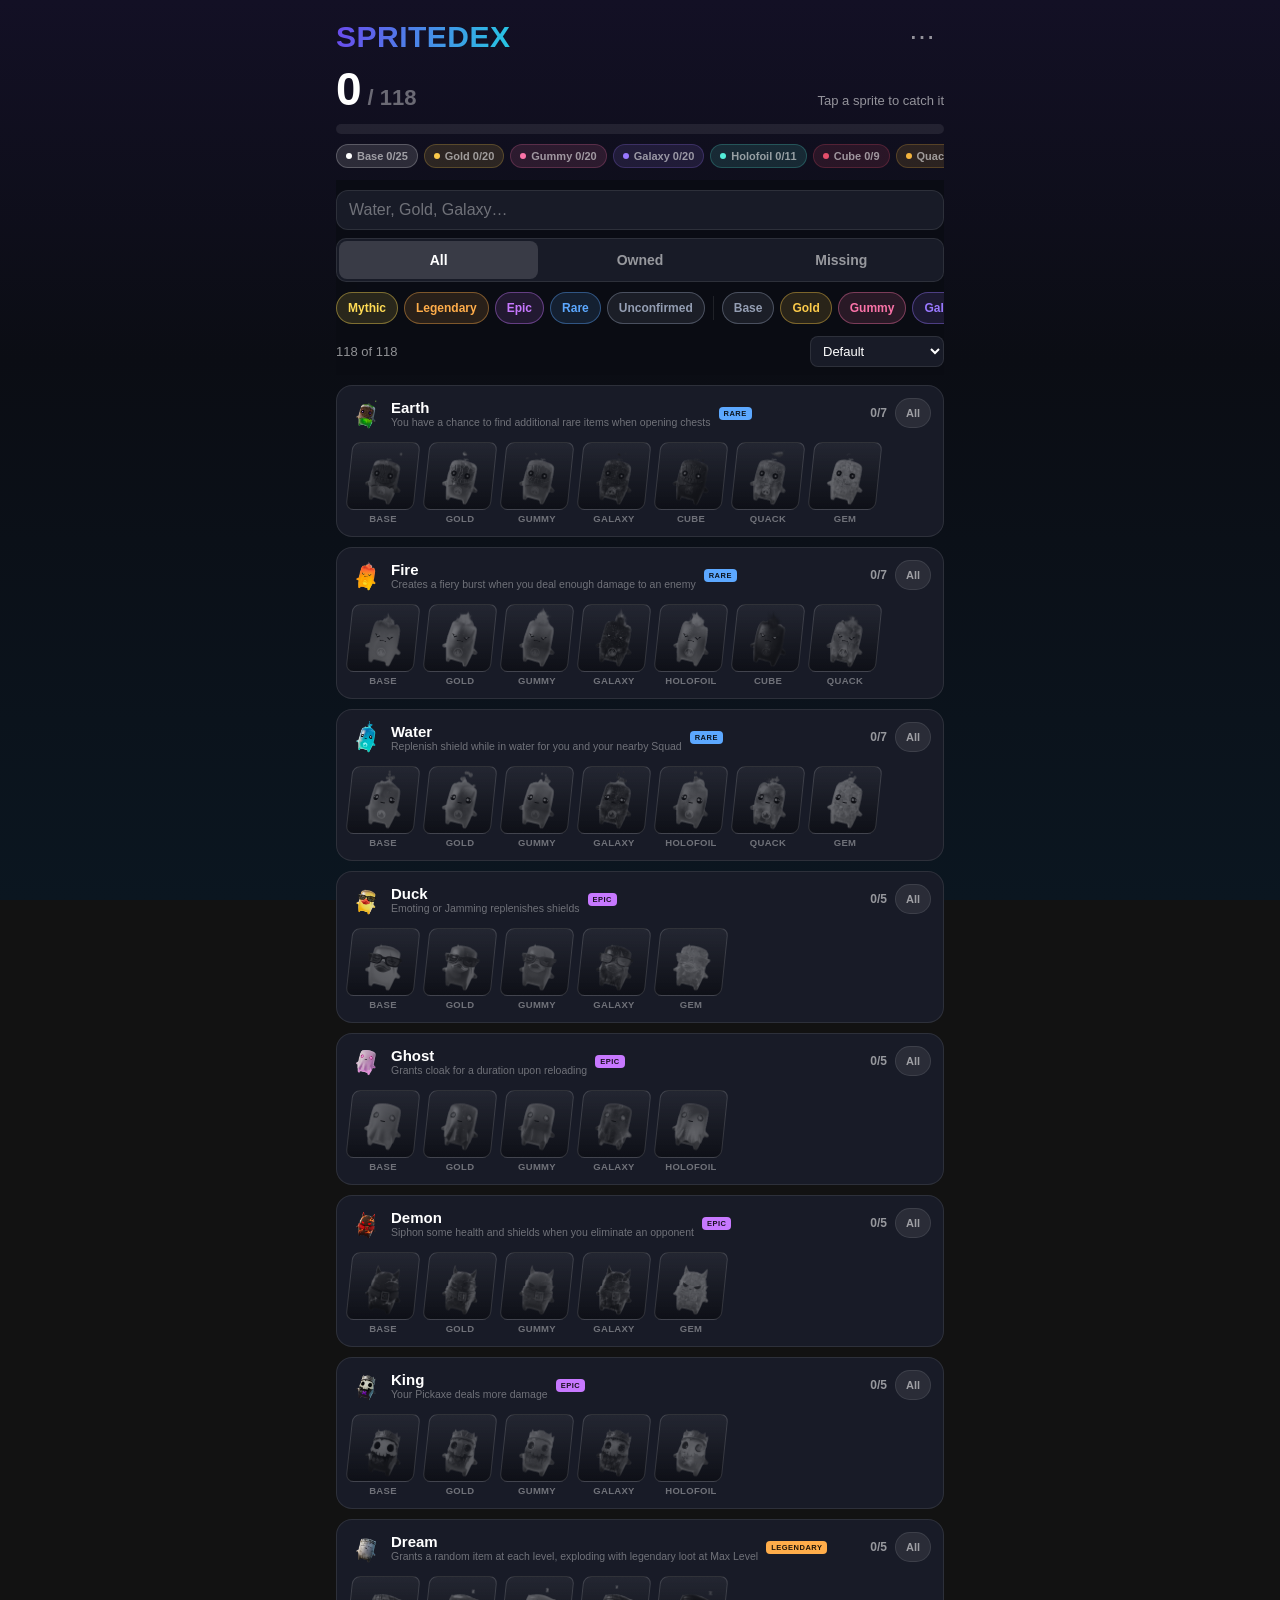
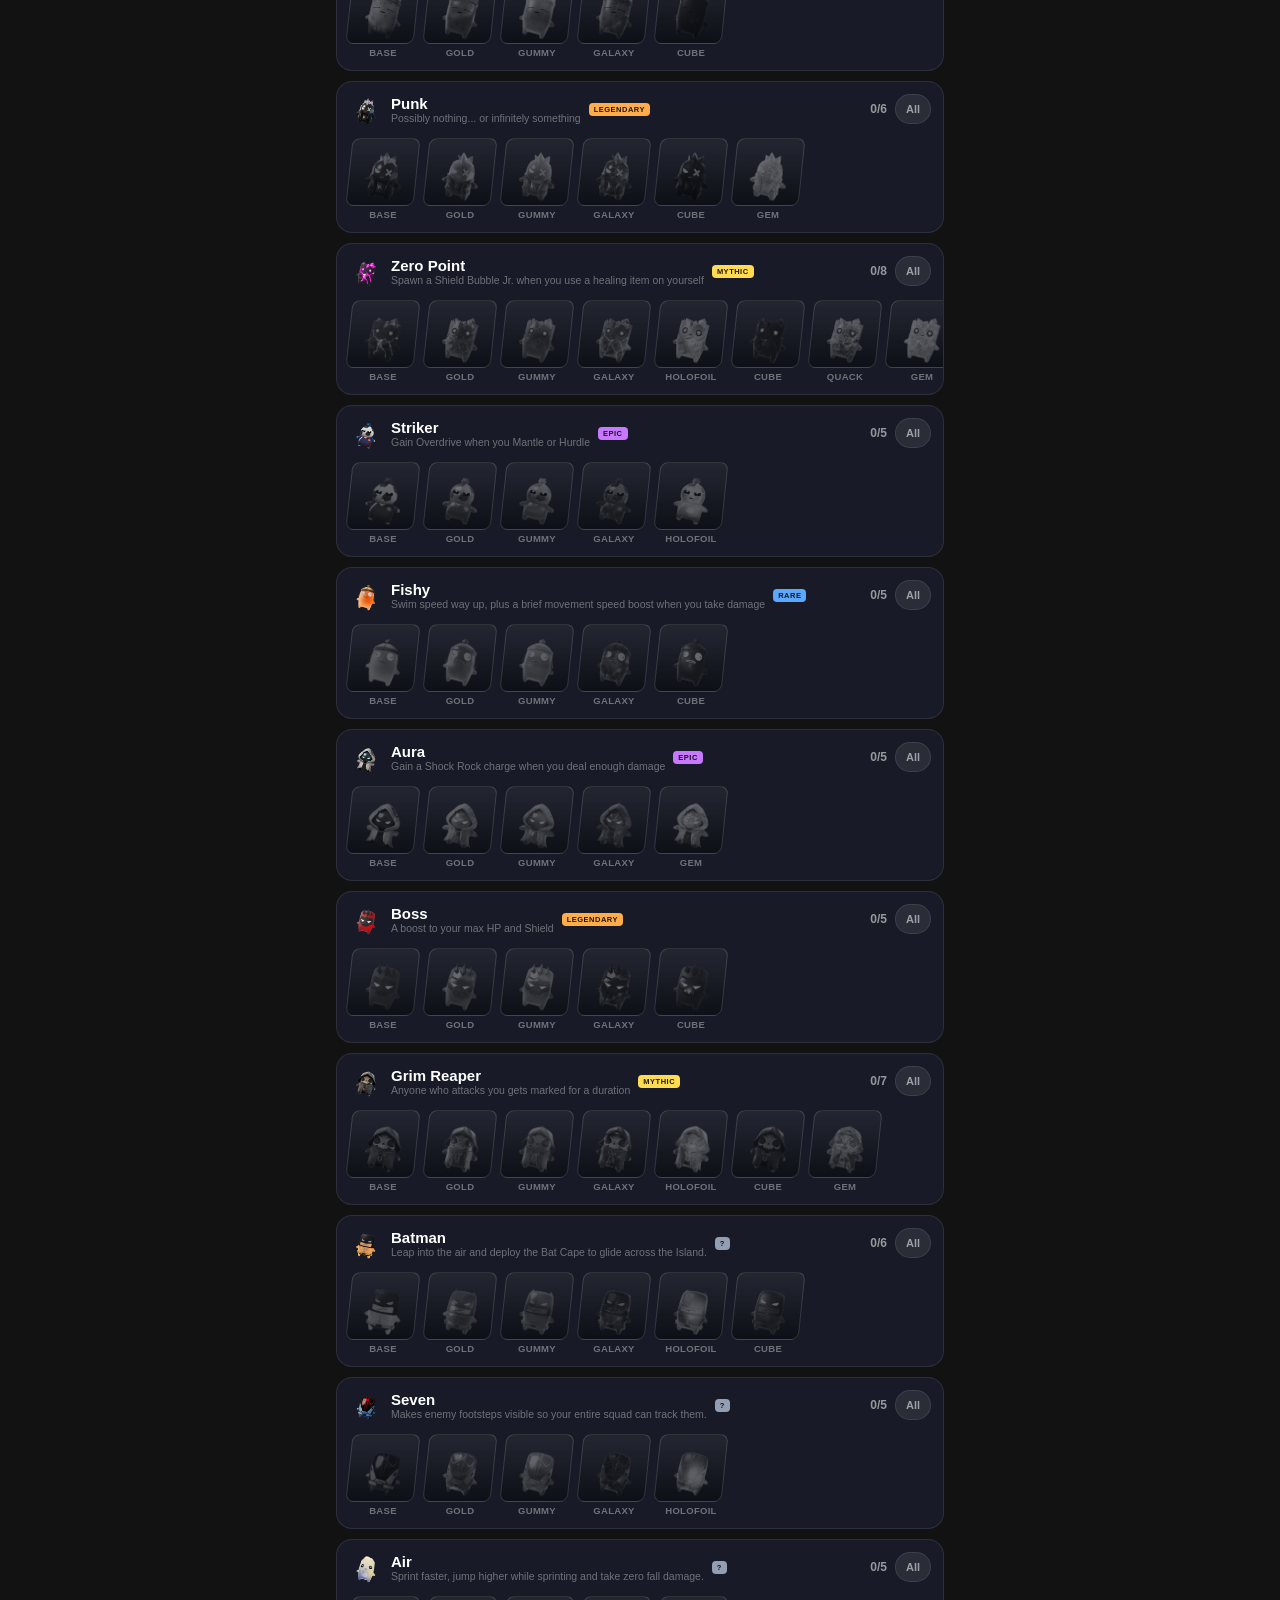
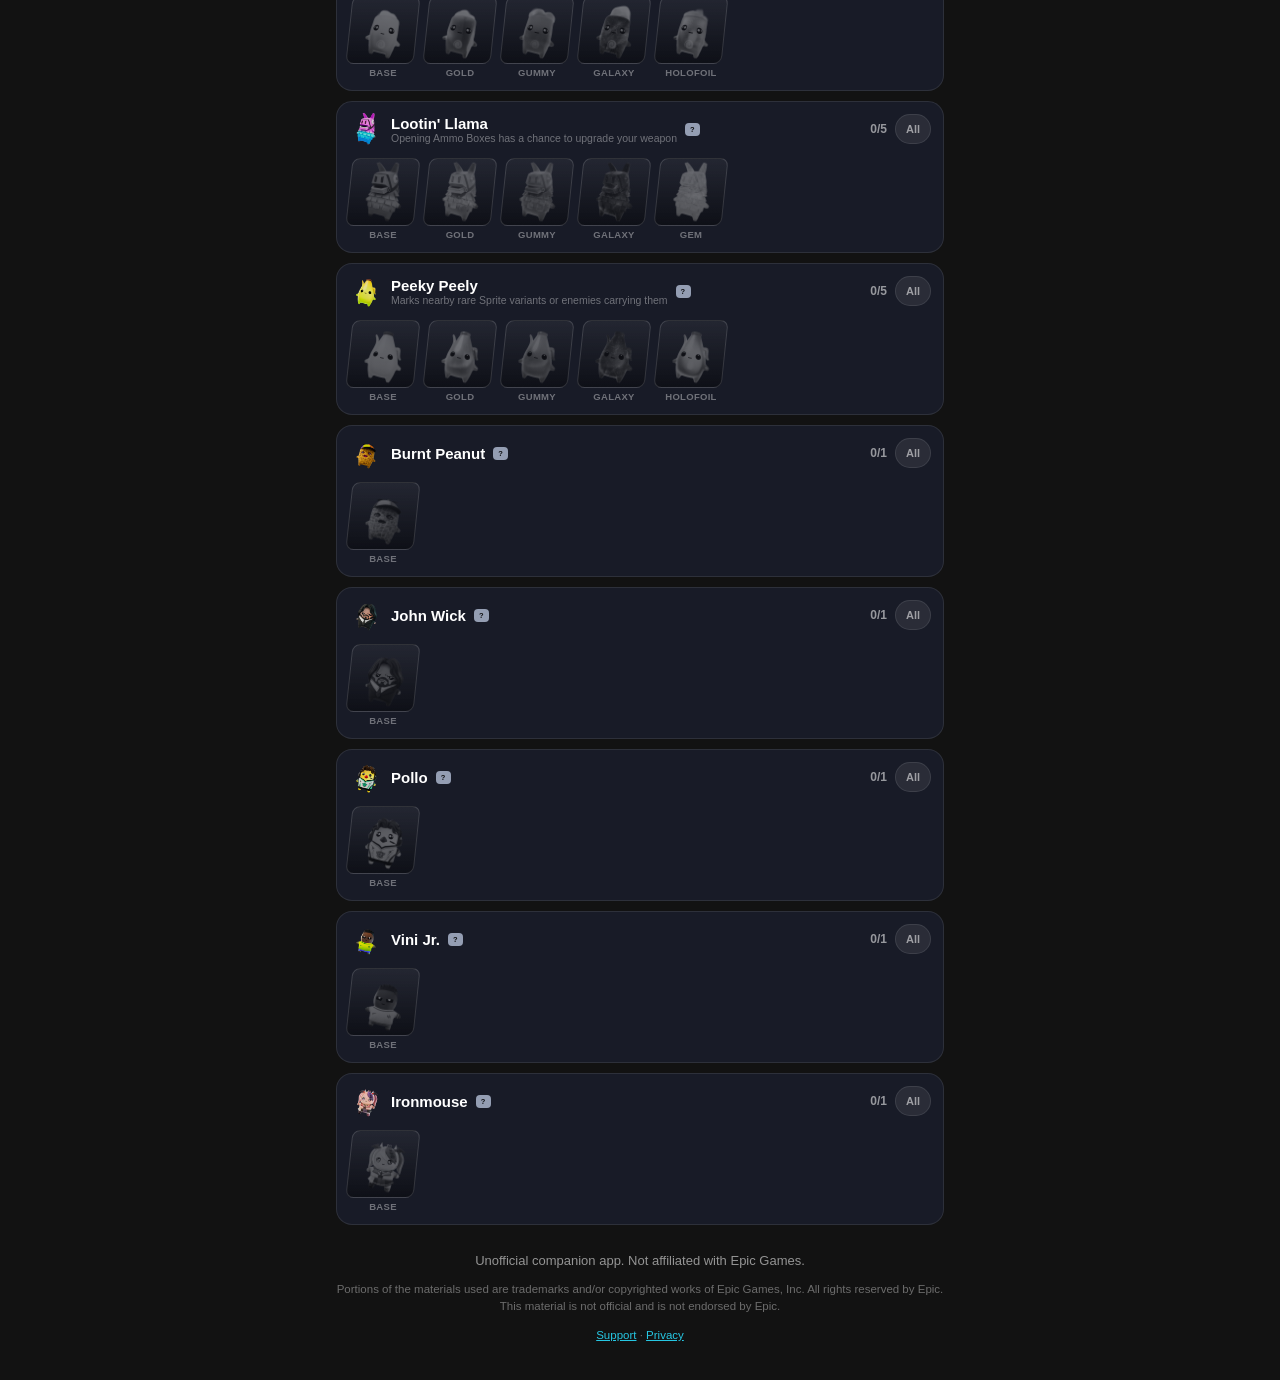
<file: index.html>
<!doctype html>
<html lang="en">
<head>
<meta charset="utf-8">
<meta name="viewport" content="width=device-width, initial-scale=1, viewport-fit=cover">
<title>Spritedex — Fortnite Sprite tracker</title>
<meta name="description" content="Track every Fortnite Sprite and variant. Free, unofficial, works offline, no account needed.">
<meta name="theme-color" content="#0b0d14">
<link rel="manifest" href="manifest.webmanifest">
<link rel="icon" href="assets/icon.png">
<link rel="apple-touch-icon" href="assets/icon.png">
<link rel="stylesheet" href="css/app.css">
</head>
<body>
<main id="app">
  <header class="top">
    <h1 class="wordmark">SPRITEDEX</h1>
    <button id="menuBtn" class="iconbtn" aria-label="Menu">⋯</button>
  </header>

  <section class="hero" aria-live="polite">
    <div class="count-row">
      <span id="ownedCount" class="count">0</span>
      <span id="totalCount" class="count-total">/ 0</span>
      <span id="milestone" class="milestone"></span>
    </div>
    <div class="bar"><div id="barFill" class="bar-fill"></div></div>
    <div id="tierChips" class="tier-chips" role="list"></div>
  </section>

  <section class="filters">
    <div class="searchbox">
      <input id="search" type="search" placeholder="Water, Gold, Galaxy…"
             autocomplete="off" autocapitalize="none" aria-label="Search sprites">
    </div>
    <div class="segmented" role="tablist" aria-label="Collection filter">
      <button data-ownership="all" class="on" role="tab" aria-selected="true">All</button>
      <button data-ownership="owned" role="tab" aria-selected="false">Owned</button>
      <button data-ownership="missing" role="tab" aria-selected="false">Missing</button>
    </div>
    <div id="chipRow" class="chip-row"></div>
    <div class="meta-row">
      <span id="resultCount" class="result-count"></span>
      <span class="spacer"></span>
      <select id="sort" aria-label="Sort order">
        <option value="standard">Default</option>
        <option value="nameAsc">Name (A–Z)</option>
        <option value="nameDesc">Name (Z–A)</option>
        <option value="rarityDesc">Rarity (high first)</option>
        <option value="rarityAsc">Rarity (low first)</option>
      </select>
      <button id="clearFilters" class="linkbtn" hidden>Clear</button>
    </div>
  </section>

  <p id="storageWarning" class="banner" hidden>
    Your browser is blocking storage (private browsing?), so catches won't survive
    closing this tab. Export a share code from the ⋯ menu to keep them.
  </p>

  <section id="groups" class="groups" aria-label="Sprite collection"></section>

  <footer class="foot">
    <p>Unofficial companion app. Not affiliated with Epic Games.</p>
    <p class="fine">Portions of the materials used are trademarks and/or copyrighted works
    of Epic Games, Inc. All rights reserved by Epic. This material is not official and is
    not endorsed by Epic.</p>
    <p class="fine"><a href="support.html">Support</a> · <a href="privacy.html">Privacy</a></p>
  </footer>
</main>

<dialog id="menu" class="sheet">
  <h2>Your dex</h2>
  <p class="fine">Catches are saved on this device automatically. To move them to
  another device, copy your share code there.</p>
  <div class="sheet-row">
    <button id="exportBtn">Copy share code</button>
    <output id="exportOut" class="code"></output>
  </div>
  <div class="sheet-row">
    <input id="importIn" placeholder="Paste a share code…" autocomplete="off" autocapitalize="none">
    <button id="importBtn">Import</button>
    <span id="importMsg" class="fine" role="status"></span>
  </div>
  <div class="sheet-row danger-row">
    <button id="resetBtn" class="danger">Delete all my catches</button>
  </div>
  <h3 class="fine-h">Variant tiers</h3>
  <div id="tierLegend" class="legend"></div>
  <p class="fine">Spritedex is free fan content under
  <a href="https://legal.epicgames.com/epicgames/fan-art-policy" rel="noopener">Epic's Fan Content Policy</a>.
  No ads, no accounts, no tracking.</p>
  <button id="closeMenu" class="linkbtn">Close</button>
</dialog>

<script type="module" src="js/app.js"></script>
</body>
</html>
</file>
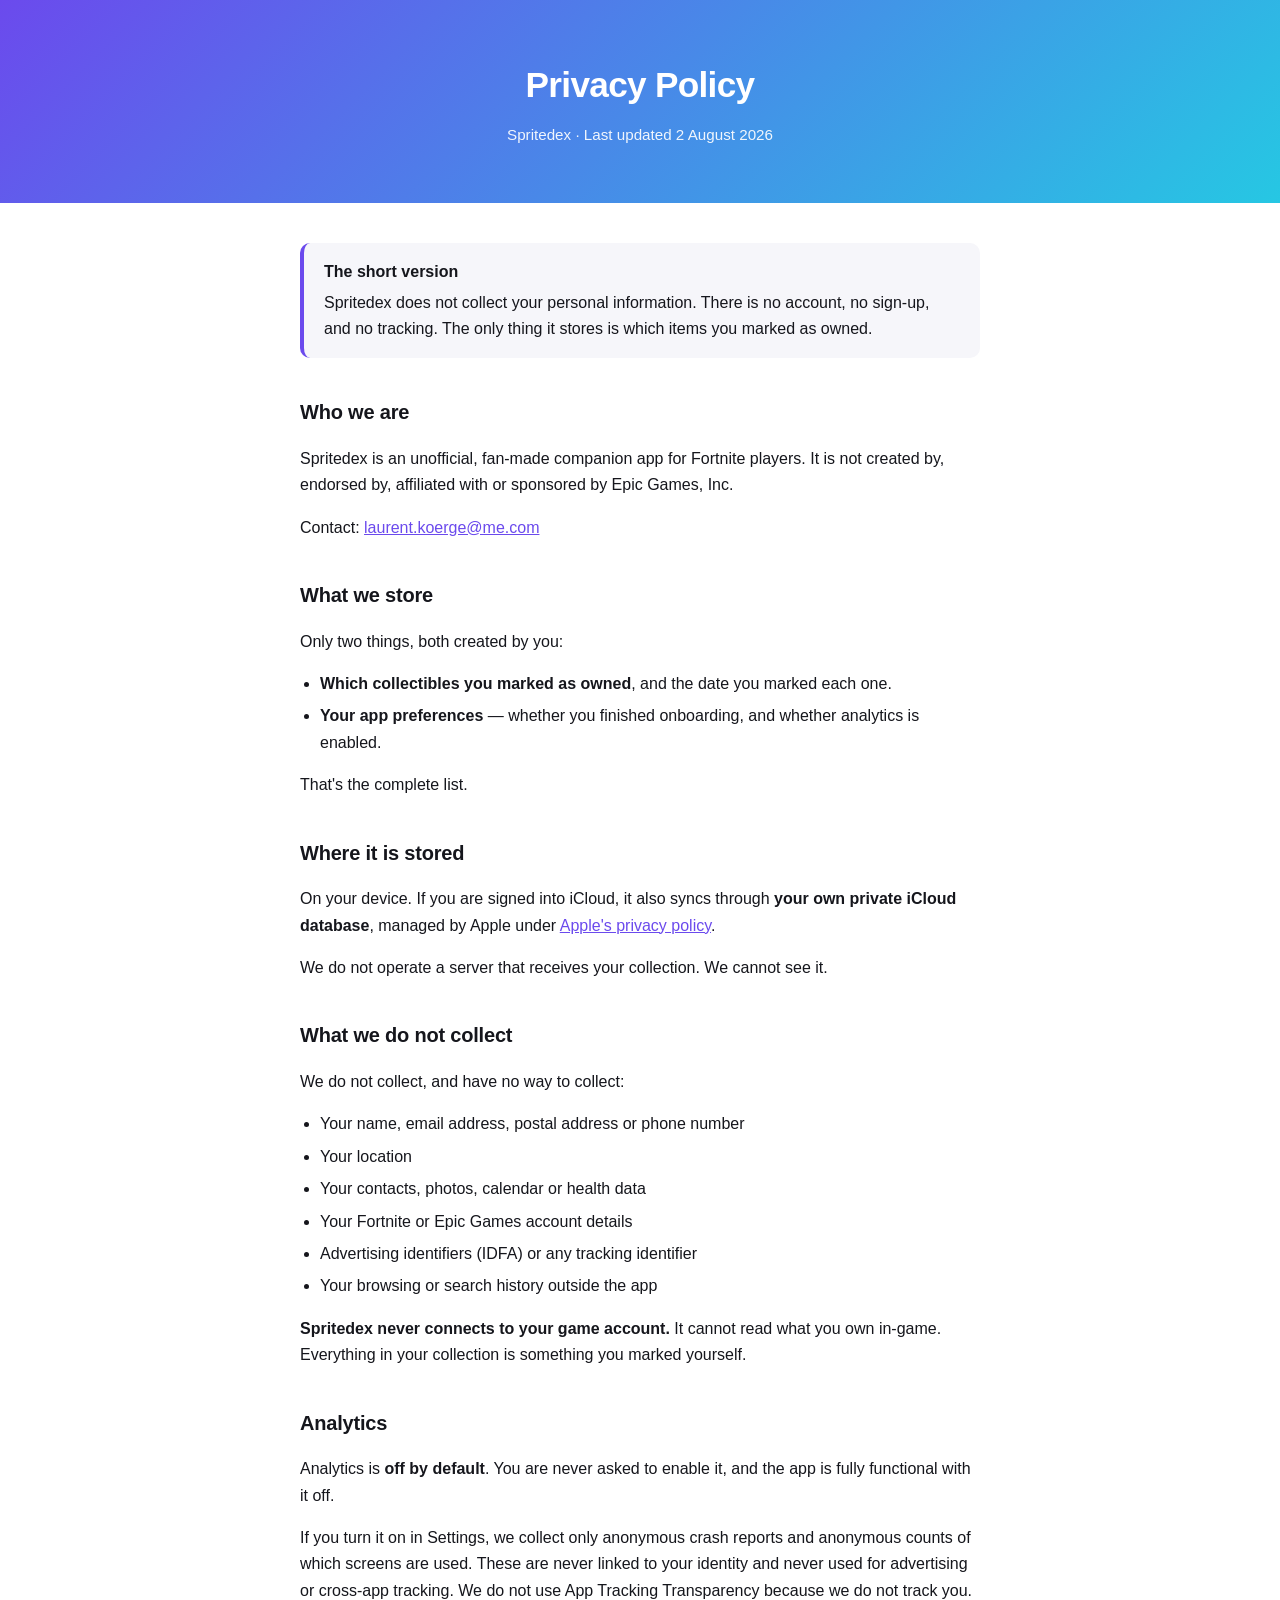
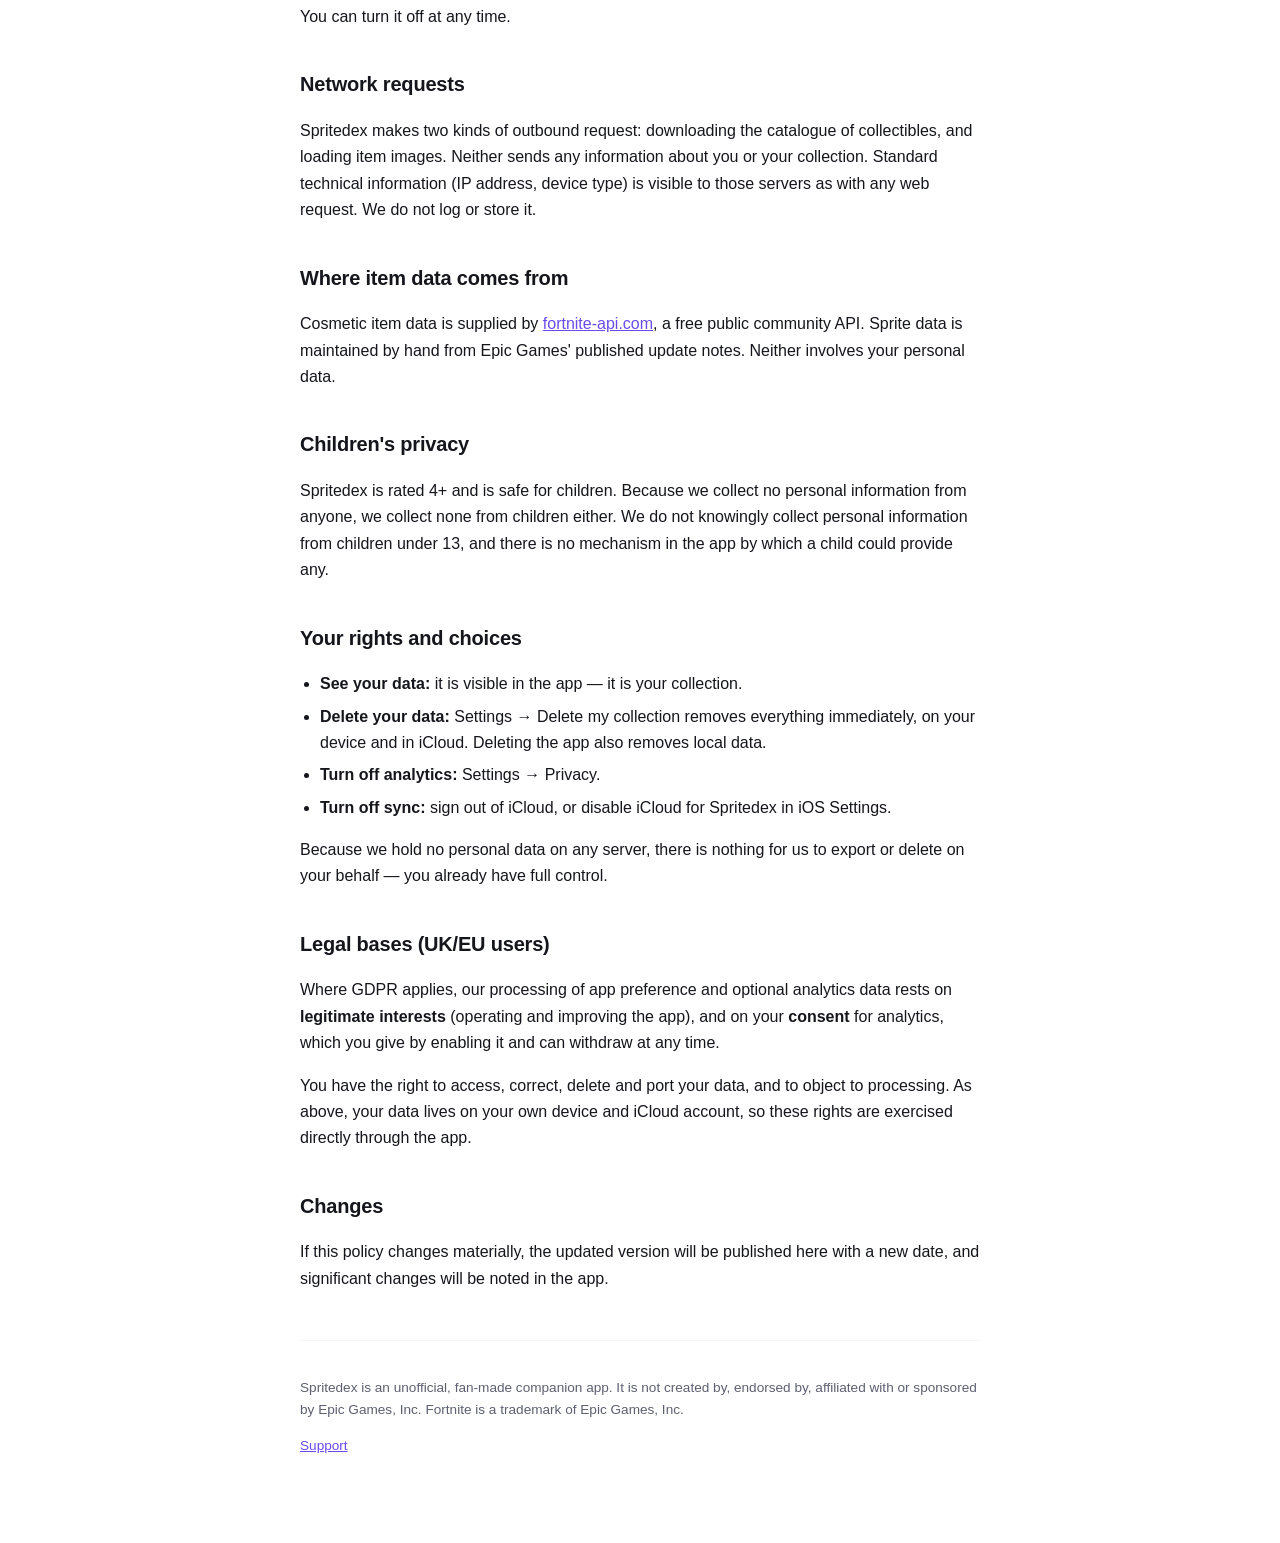
<file: privacy.html>
<!doctype html>
<html lang="en">
<head>
<meta charset="utf-8">
<meta name="viewport" content="width=device-width, initial-scale=1">
<title>Spritedex Privacy Policy</title>
<style>
  :root { --violet:#6b4aed; --cyan:#26c7e3; --ink:#15161c; --muted:#5c6070; --bg:#fff; --card:#f6f6fa; }
  @media (prefers-color-scheme: dark) {
    :root { --ink:#f2f3f7; --muted:#a2a7ba; --bg:#101117; --card:#191b24; }
  }
  * { box-sizing:border-box; }
  body { margin:0; font:16px/1.65 -apple-system,BlinkMacSystemFont,"Segoe UI",Roboto,sans-serif;
         color:var(--ink); background:var(--bg); }
  .wrap { max-width:720px; margin:0 auto; padding:0 20px 72px; }
  header { background:linear-gradient(135deg,var(--violet),var(--cyan)); color:#fff;
           padding:56px 20px; text-align:center; margin-bottom:40px; }
  header h1 { margin:0 0 8px; font-size:2.2rem; letter-spacing:-.02em; }
  header p { margin:0; opacity:.92; font-size:.95rem; }
  h2 { margin-top:38px; font-size:1.25rem; letter-spacing:-.01em; }
  ul { padding-left:20px; }
  li { margin:6px 0; }
  a { color:var(--violet); }
  @media (prefers-color-scheme: dark) { a { color:#a48cff; } }
  .callout { background:var(--card); border-left:4px solid var(--violet);
             border-radius:10px; padding:16px 20px; margin:22px 0; }
  .callout strong { display:block; margin-bottom:4px; }
  footer { margin-top:48px; padding-top:22px; border-top:1px solid var(--card);
           color:var(--muted); font-size:.85rem; }
</style>
</head>
<body>
<header>
  <h1>Privacy Policy</h1>
  <p>Spritedex &middot; Last updated 2 August 2026</p>
</header>

<div class="wrap">

  <div class="callout">
    <strong>The short version</strong>
    Spritedex does not collect your personal information. There is no account, no
    sign-up, and no tracking. The only thing it stores is which items you marked as
    owned.
  </div>

  <h2>Who we are</h2>
  <p>Spritedex is an unofficial, fan-made companion app for Fortnite players. It is not
  created by, endorsed by, affiliated with or sponsored by Epic Games, Inc.</p>
  <p>Contact: <a href="mailto:laurent.koerge@me.com">laurent.koerge@me.com</a></p>

  <h2>What we store</h2>
  <p>Only two things, both created by you:</p>
  <ul>
    <li><strong>Which collectibles you marked as owned</strong>, and the date you
    marked each one.</li>
    <li><strong>Your app preferences</strong> &mdash; whether you finished onboarding,
    and whether analytics is enabled.</li>
  </ul>
  <p>That's the complete list.</p>

  <h2>Where it is stored</h2>
  <p>On your device. If you are signed into iCloud, it also syncs through
  <strong>your own private iCloud database</strong>, managed by Apple under
  <a href="https://www.apple.com/legal/privacy/">Apple's privacy policy</a>.</p>
  <p>We do not operate a server that receives your collection. We cannot see it.</p>

  <h2>What we do not collect</h2>
  <p>We do not collect, and have no way to collect:</p>
  <ul>
    <li>Your name, email address, postal address or phone number</li>
    <li>Your location</li>
    <li>Your contacts, photos, calendar or health data</li>
    <li>Your Fortnite or Epic Games account details</li>
    <li>Advertising identifiers (IDFA) or any tracking identifier</li>
    <li>Your browsing or search history outside the app</li>
  </ul>
  <p><strong>Spritedex never connects to your game account.</strong> It cannot read what
  you own in-game. Everything in your collection is something you marked yourself.</p>

  <h2>Analytics</h2>
  <p>Analytics is <strong>off by default</strong>. You are never asked to enable it,
  and the app is fully functional with it off.</p>
  <p>If you turn it on in Settings, we collect only anonymous crash reports and
  anonymous counts of which screens are used. These are never linked to your identity
  and never used for advertising or cross-app tracking. We do not use App Tracking
  Transparency because we do not track you. You can turn it off at any time.</p>

  <h2>Network requests</h2>
  <p>Spritedex makes two kinds of outbound request: downloading the catalogue of
  collectibles, and loading item images. Neither sends any information about you or
  your collection. Standard technical information (IP address, device type) is visible
  to those servers as with any web request. We do not log or store it.</p>

  <h2>Where item data comes from</h2>
  <p>Cosmetic item data is supplied by
  <a href="https://fortnite-api.com">fortnite-api.com</a>, a free public community API.
  Sprite data is maintained by hand from Epic Games' published update notes. Neither
  involves your personal data.</p>

  <h2>Children's privacy</h2>
  <p>Spritedex is rated 4+ and is safe for children. Because we collect no personal
  information from anyone, we collect none from children either. We do not knowingly
  collect personal information from children under 13, and there is no mechanism in
  the app by which a child could provide any.</p>

  <h2>Your rights and choices</h2>
  <ul>
    <li><strong>See your data:</strong> it is visible in the app &mdash; it is your
    collection.</li>
    <li><strong>Delete your data:</strong> Settings &rarr; Delete my collection removes
    everything immediately, on your device and in iCloud. Deleting the app also removes
    local data.</li>
    <li><strong>Turn off analytics:</strong> Settings &rarr; Privacy.</li>
    <li><strong>Turn off sync:</strong> sign out of iCloud, or disable iCloud for
    Spritedex in iOS Settings.</li>
  </ul>
  <p>Because we hold no personal data on any server, there is nothing for us to export
  or delete on your behalf &mdash; you already have full control.</p>

  <h2>Legal bases (UK/EU users)</h2>
  <p>Where GDPR applies, our processing of app preference and optional analytics data
  rests on <strong>legitimate interests</strong> (operating and improving the app), and
  on your <strong>consent</strong> for analytics, which you give by enabling it and can
  withdraw at any time.</p>
  <p>You have the right to access, correct, delete and port your data, and to object to
  processing. As above, your data lives on your own device and iCloud account, so these
  rights are exercised directly through the app.</p>

  <h2>Changes</h2>
  <p>If this policy changes materially, the updated version will be published here with
  a new date, and significant changes will be noted in the app.</p>

  <footer>
    <p>Spritedex is an unofficial, fan-made companion app. It is not created by, endorsed
    by, affiliated with or sponsored by Epic Games, Inc. Fortnite is a trademark of
    Epic Games, Inc.</p>
    <p><a href="support.html">Support</a></p>
  </footer>

</div>
</body>
</html>
</file>
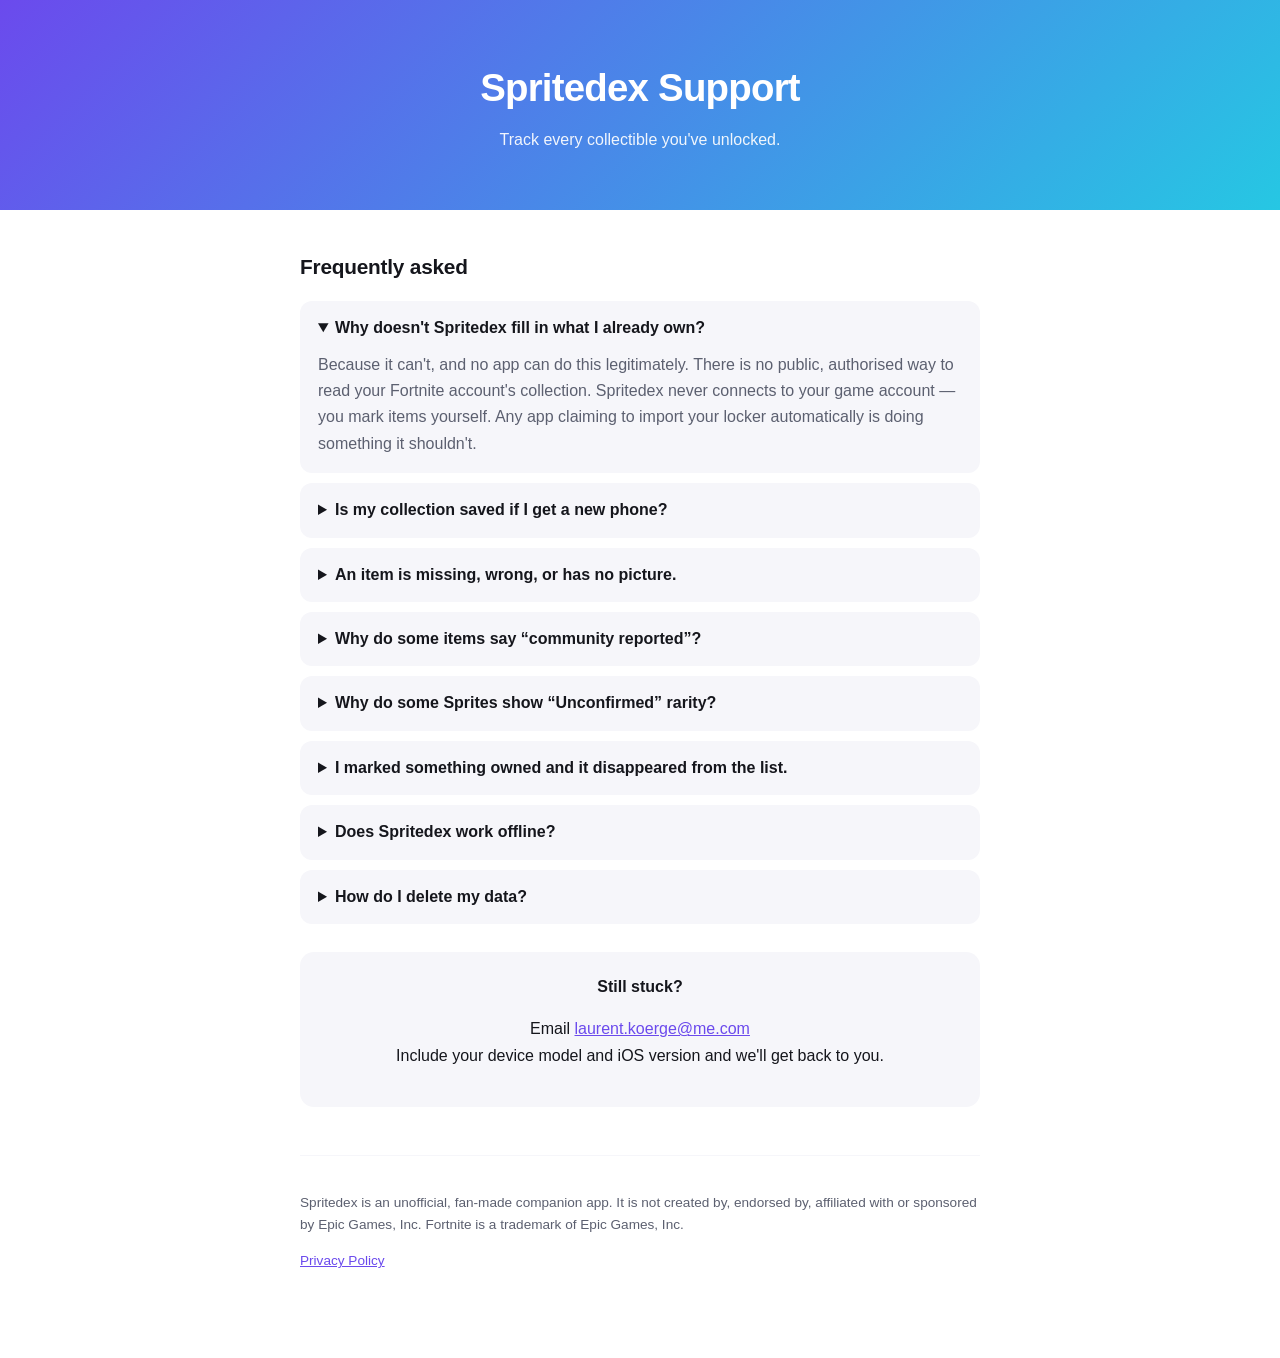
<file: support.html>
<!doctype html>
<html lang="en">
<head>
<meta charset="utf-8">
<meta name="viewport" content="width=device-width, initial-scale=1">
<title>Spritedex Support</title>
<style>
  :root { --violet:#6b4aed; --cyan:#26c7e3; --ink:#15161c; --muted:#5c6070; --bg:#fff; --card:#f6f6fa; }
  @media (prefers-color-scheme: dark) {
    :root { --ink:#f2f3f7; --muted:#a2a7ba; --bg:#101117; --card:#191b24; }
  }
  * { box-sizing:border-box; }
  body { margin:0; font:16px/1.65 -apple-system,BlinkMacSystemFont,"Segoe UI",Roboto,sans-serif;
         color:var(--ink); background:var(--bg); }
  .wrap { max-width:720px; margin:0 auto; padding:0 20px 72px; }
  header { background:linear-gradient(135deg,var(--violet),var(--cyan)); color:#fff;
           padding:56px 20px; text-align:center; margin-bottom:40px; }
  header h1 { margin:0 0 8px; font-size:2.4rem; letter-spacing:-.02em; }
  header p { margin:0; opacity:.92; }
  h2 { margin-top:40px; font-size:1.3rem; letter-spacing:-.01em; }
  details { background:var(--card); border-radius:12px; padding:14px 18px; margin:10px 0; }
  summary { cursor:pointer; font-weight:600; }
  details p { color:var(--muted); margin:10px 0 2px; }
  a { color:var(--violet); }
  @media (prefers-color-scheme: dark) { a { color:#a48cff; } }
  .contact { background:var(--card); border-radius:14px; padding:22px; margin-top:28px; text-align:center; }
  footer { margin-top:48px; padding-top:22px; border-top:1px solid var(--card);
           color:var(--muted); font-size:.85rem; }
</style>
</head>
<body>
<header>
  <h1>Spritedex Support</h1>
  <p>Track every collectible you've unlocked.</p>
</header>

<div class="wrap">

  <h2>Frequently asked</h2>

  <details open>
    <summary>Why doesn't Spritedex fill in what I already own?</summary>
    <p>Because it can't, and no app can do this legitimately. There is no public,
    authorised way to read your Fortnite account's collection. Spritedex never connects
    to your game account &mdash; you mark items yourself. Any app claiming to import
    your locker automatically is doing something it shouldn't.</p>
  </details>

  <details>
    <summary>Is my collection saved if I get a new phone?</summary>
    <p>Yes, if you were signed into iCloud. Your collection syncs through your own
    private iCloud database and reappears when you sign in on the new device. If you
    weren't signed into iCloud, the data was only on the old device.</p>
  </details>

  <details>
    <summary>An item is missing, wrong, or has no picture.</summary>
    <p>Item data comes from a public community database that occasionally lags behind
    a game update. Pull down on any collection to refresh. If it's still wrong after a
    day or two, email us with the item name and we'll correct it.</p>
  </details>

  <details>
    <summary>Why do some items say &ldquo;community reported&rdquo;?</summary>
    <p>Spritedex labels where each entry came from. Anything we couldn't trace to an
    official Epic Games source is marked, so you know how much to trust it. We'd
    rather flag uncertainty than quietly present a guess as fact.</p>
  </details>

  <details>
    <summary>Why do some Sprites show &ldquo;Unconfirmed&rdquo; rarity?</summary>
    <p>Epic has named the Sprites but hasn't published which rarity each one is. Rather
    than guess, we show it as unconfirmed. It'll be filled in if Epic publishes it.</p>
  </details>

  <details>
    <summary>I marked something owned and it disappeared from the list.</summary>
    <p>You're probably viewing the &ldquo;Missing&rdquo; filter, which hides fully-owned
    items. Tap the filter icon and choose &ldquo;All&rdquo;. Nothing is ever deleted
    from your collection by an app update.</p>
  </details>

  <details>
    <summary>Does Spritedex work offline?</summary>
    <p>Yes. Once a collection has loaded it stays available with no connection, and the
    app works from the moment you install it without any network at all.</p>
  </details>

  <details>
    <summary>How do I delete my data?</summary>
    <p>Settings &rarr; Delete my collection. It removes everything immediately, on your
    device and in iCloud. Deleting the app also removes local data. We hold nothing on
    any server, so there's nothing else to request.</p>
  </details>

  <div class="contact">
    <strong>Still stuck?</strong>
    <p>Email <a href="mailto:laurent.koerge@me.com">laurent.koerge@me.com</a><br>
    Include your device model and iOS version and we'll get back to you.</p>
  </div>

  <footer>
    <p>Spritedex is an unofficial, fan-made companion app. It is not created by, endorsed
    by, affiliated with or sponsored by Epic Games, Inc. Fortnite is a trademark of
    Epic Games, Inc.</p>
    <p><a href="privacy.html">Privacy Policy</a></p>
  </footer>

</div>
</body>
</html>
</file>
<file: css/app.css>
/* Spritedex — mobile-first port of the app's dark dex design (D-16/D-20). */

:root {
  --surface: #0b0d14;
  --raised: #181b27;
  --hairline: rgba(255, 255, 255, .09);
  --ink: #fff;
  --dim: rgba(255, 255, 255, .55);
  --faint: rgba(255, 255, 255, .38);
  --brand-a: #6b4aed;
  --brand-b: #26c7e3;
  --brand-c: #fa73a8;
  --rare: #5ca8ff;
  --epic: #c778ff;
  --legendary: #ffad4a;
  --mythic: #ffdb54;
  --unknown: #949eb3;
  --gold: #fac94a;
  --gummy: #fa73a8;
  --galaxy: #9978ff;
  --holofoil: #54edd9;
  --cube: #e64f6b;
  --quack: #f2b33d;
  --gem: #8fb8e8;
  --special: #8c9eff;
}

* { box-sizing: border-box; }
html { color-scheme: dark; }

body {
  margin: 0;
  background:
    linear-gradient(180deg, #131025 0%, var(--surface) 40%, #0b1620 100%) fixed;
  color: var(--ink);
  font-family: -apple-system, BlinkMacSystemFont, "SF Pro Rounded", "Segoe UI",
    Roboto, sans-serif;
  -webkit-tap-highlight-color: transparent;
}

#app {
  max-width: 640px;
  margin: 0 auto;
  padding: max(12px, env(safe-area-inset-top)) 16px calc(24px + env(safe-area-inset-bottom));
}

/* --- Header + hero --------------------------------------------------------- */

.top { display: flex; align-items: center; justify-content: space-between; }

.wordmark {
  margin: 8px 0;
  font-size: 30px;
  font-weight: 900;
  letter-spacing: .5px;
  background: linear-gradient(100deg, var(--brand-a), var(--brand-b));
  -webkit-background-clip: text;
  background-clip: text;
  color: transparent;
}

.iconbtn {
  background: none; border: 0; color: var(--dim);
  font-size: 26px; line-height: 1;
  min-width: 44px; min-height: 44px; cursor: pointer;
}

.count-row { display: flex; align-items: baseline; gap: 6px; }
.count { font-size: 46px; font-weight: 900; font-variant-numeric: tabular-nums; }
.count-total { font-size: 22px; font-weight: 700; color: var(--faint); }
.milestone { margin-left: auto; font-size: 13px; color: var(--dim); text-align: right; }

.bar {
  height: 10px; border-radius: 99px;
  background: rgba(255, 255, 255, .08);
  overflow: hidden; margin: 8px 0 10px;
}
.bar-fill {
  height: 100%; width: 0; border-radius: 99px;
  background: linear-gradient(90deg, var(--brand-b), var(--brand-a), var(--brand-c));
  box-shadow: 0 0 12px rgba(107, 74, 237, .6);
  transition: width .45s cubic-bezier(.22, 1, .36, 1);
}

.tier-chips { display: flex; gap: 6px; overflow-x: auto; padding-bottom: 4px; scrollbar-width: none; }
.tier-chips::-webkit-scrollbar { display: none; }
.tier-chip {
  flex: 0 0 auto;
  display: inline-flex; align-items: center; gap: 5px;
  font-size: 11px; font-weight: 700; font-variant-numeric: tabular-nums;
  color: var(--dim);
  padding: 5px 9px; border-radius: 99px;
  background: color-mix(in srgb, var(--chip, #fff) 12%, transparent);
  border: 1px solid color-mix(in srgb, var(--chip, #fff) 22%, transparent);
  white-space: nowrap;
}
.tier-chip.done { color: var(--ink); border-color: color-mix(in srgb, var(--chip) 70%, transparent); }
.tier-chip .dot { width: 6px; height: 6px; border-radius: 50%; background: var(--chip, #fff); }

/* --- Filters --------------------------------------------------------------- */

.filters {
  display: grid; gap: 8px; margin-top: 8px;
  position: sticky; top: 0; z-index: 30;
  padding: 10px 0 8px;
  background: color-mix(in srgb, var(--surface) 88%, transparent);
  -webkit-backdrop-filter: blur(8px); backdrop-filter: blur(8px);
}

.searchbox input {
  width: 100%; font-size: 16px;
  padding: 10px 12px;
  color: var(--ink); background: var(--raised);
  border: 1px solid var(--hairline); border-radius: 12px;
}
.searchbox input::placeholder { color: var(--faint); }

.segmented {
  display: grid; grid-template-columns: 1fr 1fr 1fr;
  background: var(--raised); border: 1px solid var(--hairline);
  border-radius: 10px; padding: 2px; gap: 2px;
}
.segmented button {
  border: 0; border-radius: 8px; padding: 8px 0;
  background: none; color: var(--dim);
  font-size: 14px; font-weight: 600; cursor: pointer; min-height: 38px;
}
.segmented button.on { background: rgba(255, 255, 255, .14); color: var(--ink); }

.chip-row { display: flex; gap: 6px; overflow-x: auto; padding: 2px 0 4px; scrollbar-width: none; }
.chip-row::-webkit-scrollbar { display: none; }
.chip {
  flex: 0 0 auto;
  font-size: 12px; font-weight: 800;
  padding: 6px 11px; border-radius: 99px;
  color: var(--chip); cursor: pointer;
  background: color-mix(in srgb, var(--chip) 13%, transparent);
  border: 1px solid color-mix(in srgb, var(--chip) 40%, transparent);
  min-height: 32px;
}
.chip.on { background: var(--chip); color: rgba(0, 0, 0, .85); border-color: transparent; }
.chip-divider { flex: 0 0 1px; background: var(--hairline); margin: 4px 2px; }

.meta-row { display: flex; align-items: center; gap: 10px; }
.result-count { font-size: 13px; color: var(--dim); font-variant-numeric: tabular-nums; }
.spacer { flex: 1; }
.meta-row select {
  background: var(--raised); color: var(--ink);
  border: 1px solid var(--hairline); border-radius: 8px;
  font-size: 13px; padding: 6px 8px;
}
.linkbtn { background: none; border: 0; color: var(--brand-b); font-size: 13px; cursor: pointer; min-height: 32px; }

.banner {
  background: rgba(230, 79, 107, .14);
  border: 1px solid rgba(230, 79, 107, .4);
  border-radius: 12px; padding: 10px 12px;
  font-size: 13px; color: var(--ink);
}

/* --- Sprite rows ----------------------------------------------------------- */

.groups { margin-top: 10px; display: grid; gap: 10px; }

.srow {
  border: 1px solid var(--hairline);
  border-radius: 16px;
  background: var(--raised);
  padding: 10px 0 6px;
  overflow: hidden;
}
.srow.full { border-color: color-mix(in srgb, var(--rtint) 55%, transparent); }

.srow-head {
  display: flex; align-items: center; gap: 8px;
  padding: 0 12px;
  min-width: 0;
}
.srow-hero { width: 34px; height: 34px; object-fit: contain; flex: none; }
.srow-title { min-width: 0; display: flex; flex-direction: column; }
.srow-name { font-size: 15px; font-weight: 800; white-space: nowrap; overflow: hidden; text-overflow: ellipsis; }
.srow-power {
  font-size: 10.5px; color: var(--faint);
  white-space: nowrap; overflow: hidden; text-overflow: ellipsis;
}
.srow-rarity {
  flex: none;
  font-size: 7.5px; font-weight: 900; letter-spacing: .5px;
  padding: 2px 5px; border-radius: 4px;
  background: var(--rtint); color: rgba(0,0,0,.88);
}
.srow-count {
  flex: none; margin-left: auto;
  font-size: 12px; font-weight: 700; font-variant-numeric: tabular-nums;
  color: var(--dim);
}
.srow-all {
  flex: none;
  font-size: 11px; font-weight: 800;
  padding: 5px 10px; min-height: 30px;
  border-radius: 99px; border: 1px solid var(--hairline);
  background: rgba(255,255,255,.08); color: var(--dim); cursor: pointer;
}
.srow.full .srow-all { background: var(--rtint); border-color: transparent; color: rgba(0,0,0,.85); }

/* Horizontally scrolling variant tiles — the collection itself. */
.vt-row {
  display: flex; gap: 9px;
  margin-top: 8px; padding: 4px 12px 6px;
  overflow-x: auto; -webkit-overflow-scrolling: touch; scrollbar-width: none;
}
.vt-row::-webkit-scrollbar { display: none; }

.vt-col { flex: none; display: flex; flex-direction: column; align-items: center; gap: 3px; }

.vt {
  position: relative;
  width: 68px; height: 68px;
  padding: 0; cursor: pointer;
  border-radius: 8px;
  transform: skew(-6deg);
  border: 1.5px solid rgba(255,255,255,.14);
  background: linear-gradient(180deg, rgba(255,255,255,.05), rgba(0,0,0,.4));
  transition: transform .1s ease, box-shadow .25s, border-color .25s;
  overflow: hidden;
}
.vt:active { transform: skew(-6deg) scale(.92); }
.vt-in {
  position: absolute; inset: 0;
  transform: skew(6deg) scale(1.08);
  display: grid; place-items: center;
}
.vt-in img {
  width: 100%; height: 100%; object-fit: contain; padding: 4px;
  filter: grayscale(1) brightness(.85) opacity(.45);
  transition: filter .2s;
}
.vt.owned {
  border-color: rgba(255,255,255,.85);
  background: radial-gradient(120% 100% at 50% 115%,
    color-mix(in srgb, var(--tint) 35%, #fff) 0,
    var(--tint) 45%,
    color-mix(in srgb, var(--tint) 50%, #000) 100%);
  box-shadow: 0 0 10px color-mix(in srgb, var(--tint) 55%, transparent);
}
.vt.owned .vt-in img { filter: drop-shadow(0 1px 2px rgba(0,0,0,.5)); }

.vt-label {
  font-size: 9.5px; font-weight: 800; letter-spacing: .3px;
  color: var(--faint); text-transform: uppercase;
}
.vt-col:has(.vt.owned) .vt-label { color: var(--ink); }

.empty {
  text-align: center; color: var(--dim);
  padding: 32px 12px; font-size: 14px;
  border: 1px dashed var(--hairline); border-radius: 16px;
}

.fine-h { font-size: 12px; margin: 14px 0 4px; color: var(--dim); text-transform: uppercase; letter-spacing: .5px; }
.legend { display: grid; gap: 5px; }
.legend-row { display: flex; align-items: center; gap: 7px; font-size: 12px; color: var(--dim); }
.legend-row b { color: var(--ink); font-size: 12px; }
.legend-dot { width: 9px; height: 9px; border-radius: 50%; flex: none; }

/* --- Footer + sheet -------------------------------------------------------- */

.foot { margin-top: 28px; text-align: center; color: var(--dim); font-size: 13px; }
.fine { color: var(--faint); font-size: 11.5px; line-height: 1.5; }
.fine a { color: var(--brand-b); }

.sheet {
  background: var(--raised); color: var(--ink);
  border: 1px solid var(--hairline); border-radius: 18px;
  width: min(92vw, 420px);
  padding: 20px;
}
.sheet::backdrop { background: rgba(0, 0, 0, .6); }
.sheet h2 { margin: 0 0 4px; font-size: 20px; }
.sheet-row { display: flex; flex-wrap: wrap; gap: 8px; align-items: center; margin: 12px 0; }
.sheet-row input {
  flex: 1; min-width: 0; font-size: 14px;
  background: var(--surface); color: var(--ink);
  border: 1px solid var(--hairline); border-radius: 8px; padding: 8px 10px;
}
.sheet button {
  background: rgba(255, 255, 255, .12); color: var(--ink);
  border: 1px solid var(--hairline); border-radius: 9px;
  font-size: 14px; font-weight: 600; padding: 8px 12px;
  cursor: pointer; min-height: 40px;
}
.sheet button.danger { background: rgba(230, 79, 107, .18); border-color: rgba(230, 79, 107, .5); color: #ff8fa3; }
.code { font-family: ui-monospace, monospace; font-size: 11px; word-break: break-all; color: var(--dim); }

@media (prefers-reduced-motion: reduce) {
  * { transition: none !important; }
}
</file>
